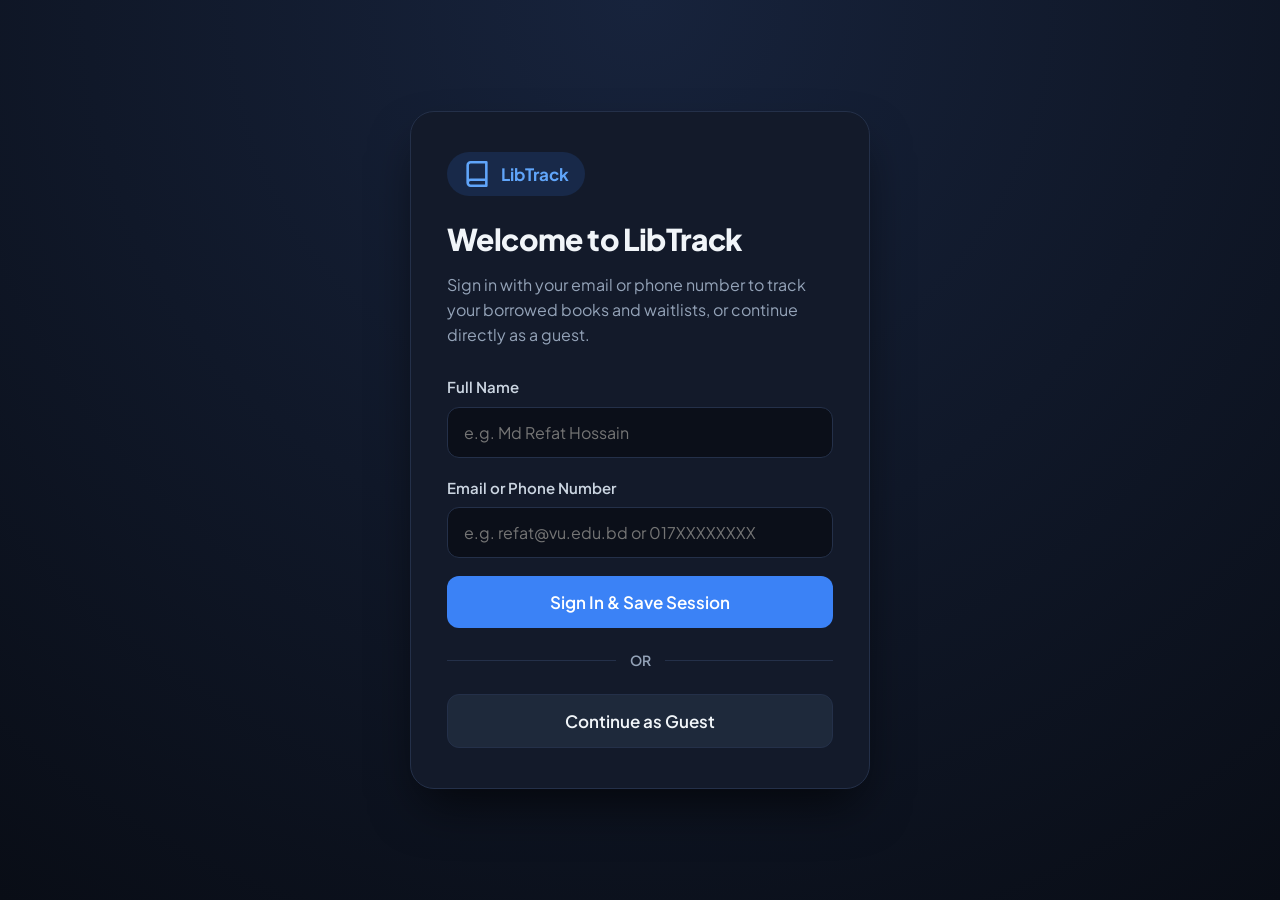
<file: index.html>
<!DOCTYPE html>
<html lang="en">
<head>
  <meta charset="UTF-8" />
  <meta name="viewport" content="width=device-width, initial-scale=1.0" />
  <meta name="theme-color" content="#0b0f19" />
  <title>LibTrack — Smart Library System</title>
  <link rel="manifest" href="manifest.json" />
  <link rel="icon" type="image/svg+xml" href="icon.svg" />
  <link rel="apple-touch-icon" href="icon.svg" />
  <link rel="preconnect" href="https://fonts.googleapis.com">
  <link rel="preconnect" href="https://fonts.gstatic.com" crossorigin>
  <link href="https://fonts.googleapis.com/css2?family=Plus+Jakarta+Sans:wght@400;500;600;700;800&display=swap" rel="stylesheet">
  <link rel="stylesheet" href="style.css" />
</head>
<body>

  <div id="authScreen" class="auth-overlay hidden">
    <div class="auth-card">
      <div class="brand-badge">
        <svg width="28" height="28" viewBox="0 0 24 24" fill="none" stroke="currentColor" stroke-width="2.2" stroke-linecap="round" stroke-linejoin="round"><path d="M4 19.5v-15A2.5 2.5 0 0 1 6.5 2H20v20H6.5a2.5 2.5 0 0 1 0-5H20"/></svg>
        <span>LibTrack</span>
      </div>
      <h1>Welcome to LibTrack</h1>
      <p class="auth-subtitle">Sign in with your email or phone number to track your borrowed books and waitlists, or continue directly as a guest.</p>

      <form id="loginForm" class="auth-form">
        <div class="input-group">
          <label for="userNameInput">Full Name</label>
          <input type="text" id="userNameInput" placeholder="e.g. Md Refat Hossain" required />
        </div>
        <div class="input-group">
          <label for="userContactInput">Email or Phone Number</label>
          <input type="text" id="userContactInput" placeholder="e.g. refat@vu.edu.bd or 017XXXXXXXX" required />
        </div>
        <button type="submit" class="btn btn-primary btn-lg">Sign In & Save Session</button>
      </form>

      <div class="divider"><span>OR</span></div>

      <button id="guestBtn" class="btn btn-secondary btn-lg">Continue as Guest</button>
    </div>
  </div>

  <div id="appShell" class="app-shell hidden">
    <header class="topbar">
      <div class="topbar-left">
        <div class="logo">
          <div class="logo-icon">
            <svg width="24" height="24" viewBox="0 0 24 24" fill="none" stroke="currentColor" stroke-width="2.3" stroke-linecap="round" stroke-linejoin="round"><path d="M4 19.5v-15A2.5 2.5 0 0 1 6.5 2H20v20H6.5a2.5 2.5 0 0 1 0-5H20"/></svg>
          </div>
          <div>
            <span class="logo-title">LibTrack</span>
            <span class="logo-tag">Departmental Catalog</span>
          </div>
        </div>
      </div>

      <div class="topbar-right">
        <button id="installAppBtn" class="btn btn-primary btn-sm hidden">Install App</button>
        <div class="user-pill" id="userProfileDisplay">
          <span class="status-dot"></span>
          <span id="displayUserName">Guest</span>
        </div>
        <button id="switchAccountBtn" class="btn btn-outline btn-sm" title="Switch User">Switch User</button>
      </div>
    </header>

    <main class="container">
      <section class="stats-grid">
        <div class="stat-card">
          <span class="stat-label">Total Catalog Books</span>
          <strong class="stat-value" id="statTotal">15</strong>
        </div>
        <div class="stat-card accent-green">
          <span class="stat-label">Available Now</span>
          <strong class="stat-value" id="statAvailable">15</strong>
        </div>
        <div class="stat-card accent-amber">
          <span class="stat-label">Currently Borrowed</span>
          <strong class="stat-value" id="statBorrowed">0</strong>
        </div>
        <div class="stat-card accent-blue">
          <span class="stat-label">Active Waitlists</span>
          <strong class="stat-value" id="statWaitlist">0</strong>
        </div>
      </section>

      <section class="controls-bar">
        <div class="search-box">
          <svg width="20" height="20" viewBox="0 0 24 24" fill="none" stroke="currentColor" stroke-width="2"><circle cx="11" cy="11" r="8"/><path d="m21 21-4.3-4.3"/></svg>
          <input type="text" id="searchInput" placeholder="Search by Book ID (e.g. 5), Title, or Author..." />
        </div>

        <div class="filter-tabs">
          <button class="tab-btn active" data-filter="all">All Books (15)</button>
          <button class="tab-btn" data-filter="available">Available</button>
          <button class="tab-btn" data-filter="borrowed">Borrowed</button>
          <button class="tab-btn" data-filter="mybooks">My Activity</button>
        </div>

        <button id="resetDemoBtn" class="btn btn-ghost btn-sm" title="Restore all 15 books to initial state">Reset Library</button>
      </section>

      <section id="booksGrid" class="books-grid"></section>
    </main>
  </div>

  <div id="toast" class="toast"></div>

  <script src="app.js"></script>
</body>
</html>
</file>
<file: style.css>
* { box-sizing: border-box; margin: 0; padding: 0; }
:root {
  --bg: #0b0f19; --surface: #131a2a; --surface-hover: #1a2338; --border: #243049;
  --text: #f1f5f9; --text-muted: #94a3b8; --primary: #3b82f6; --primary-hover: #2563eb;
  --green: #10b981; --green-bg: rgba(16, 185, 129, 0.14); --amber: #f59e0b;
  --amber-bg: rgba(245, 158, 11, 0.14); --purple: #8b5cf6; --radius: 16px;
}
body { font-family: 'Plus Jakarta Sans', -apple-system, BlinkMacSystemFont, sans-serif; background-color: var(--bg); color: var(--text); font-size: 16px; line-height: 1.55; min-height: 100vh; }
.hidden { display: none !important; }
.auth-overlay { position: fixed; inset: 0; background: radial-gradient(circle at top, #17233c 0%, #090d16 100%); display: flex; align-items: center; justify-content: center; padding: 24px; z-index: 100; }
.auth-card { width: 100%; max-width: 460px; background: var(--surface); border: 1px solid var(--border); border-radius: 24px; padding: 40px 36px; box-shadow: 0 25px 50px -12px rgba(0, 0, 0, 0.65); }
.brand-badge { display: inline-flex; align-items: center; gap: 10px; background: rgba(59, 130, 246, 0.15); color: #60a5fa; padding: 8px 16px; border-radius: 999px; font-weight: 700; font-size: 17px; margin-bottom: 20px; }
.auth-card h1 { font-size: 30px; font-weight: 800; letter-spacing: -0.02em; margin-bottom: 10px; }
.auth-subtitle { color: var(--text-muted); font-size: 16px; margin-bottom: 28px; }
.auth-form { display: flex; flex-direction: column; gap: 18px; }
.input-group { display: flex; flex-direction: column; gap: 8px; }
.input-group label { font-size: 15px; font-weight: 600; color: #cbd5e1; }
.input-group input { width: 100%; padding: 14px 16px; font-size: 16px; font-family: inherit; color: var(--text); background: #0b0f19; border: 1.5px solid var(--border); border-radius: 12px; outline: none; transition: border-color 0.2s; }
.input-group input:focus { border-color: var(--primary); }
.divider { display: flex; align-items: center; text-align: center; margin: 22px 0; color: var(--text-muted); font-size: 14px; font-weight: 600; }
.divider::before, .divider::after { content: ''; flex: 1; border-bottom: 1px solid var(--border); }
.divider span { padding: 0 14px; }
.btn { display: inline-flex; align-items: center; justify-content: center; gap: 8px; font-family: inherit; font-weight: 600; font-size: 16px; border-radius: 12px; border: none; cursor: pointer; transition: all 0.18s ease; }
.btn-lg { width: 100%; padding: 15px 20px; font-size: 17px; }
.btn-sm { padding: 9px 15px; font-size: 14px; }
.btn-primary { background: var(--primary); color: #ffffff; }
.btn-primary:hover { background: var(--primary-hover); transform: translateY(-1px); }
.btn-secondary { background: #1e293b; color: var(--text); border: 1px solid var(--border); }
.btn-secondary:hover { background: #283548; }
.btn-outline { background: transparent; color: #cbd5e1; border: 1px solid var(--border); }
.btn-outline:hover { background: var(--surface-hover); color: #fff; }
.btn-ghost { background: transparent; color: var(--text-muted); }
.btn-ghost:hover { color: #fff; background: rgba(255, 255, 255, 0.06); }
.topbar { position: sticky; top: 0; z-index: 40; background: rgba(11, 15, 25, 0.85); backdrop-filter: blur(12px); border-bottom: 1px solid var(--border); padding: 16px 32px; display: flex; align-items: center; justify-content: space-between; gap: 16px; }
.logo { display: flex; align-items: center; gap: 14px; }
.logo-icon { width: 44px; height: 44px; border-radius: 12px; background: linear-gradient(135deg, #3b82f6, #1d4ed8); display: flex; align-items: center; justify-content: center; color: white; }
.logo-title { display: block; font-size: 22px; font-weight: 800; letter-spacing: -0.02em; line-height: 1.1; }
.logo-tag { font-size: 13px; color: var(--text-muted); font-weight: 500; }
.topbar-right { display: flex; align-items: center; gap: 14px; flex-wrap: wrap; }
.user-pill { display: flex; align-items: center; gap: 9px; background: var(--surface); border: 1px solid var(--border); padding: 8px 16px; border-radius: 999px; font-size: 15px; font-weight: 600; }
.status-dot { width: 9px; height: 9px; border-radius: 50%; background: var(--green); }
.container { max-width: 1260px; margin: 0 auto; padding: 32px 24px 64px; }
.stats-grid { display: grid; grid-template-columns: repeat(auto-fit, minmax(220px, 1fr)); gap: 18px; margin-bottom: 28px; }
.stat-card { background: var(--surface); border: 1px solid var(--border); border-radius: var(--radius); padding: 22px 24px; display: flex; flex-direction: column; gap: 6px; }
.stat-label { font-size: 15px; color: var(--text-muted); font-weight: 600; }
.stat-value { font-size: 34px; font-weight: 800; line-height: 1.1; }
.accent-green .stat-value { color: var(--green); }
.accent-amber .stat-value { color: var(--amber); }
.accent-blue .stat-value { color: #60a5fa; }
.controls-bar { display: flex; flex-wrap: wrap; align-items: center; justify-content: space-between; gap: 16px; margin-bottom: 28px; }
.search-box { flex: 1 1 320px; position: relative; display: flex; align-items: center; }
.search-box svg { position: absolute; left: 16px; color: var(--text-muted); }
.search-box input { width: 100%; padding: 14px 16px 14px 46px; font-size: 16px; font-family: inherit; background: var(--surface); border: 1.5px solid var(--border); border-radius: 14px; color: var(--text); outline: none; }
.search-box input:focus { border-color: var(--primary); }
.filter-tabs { display: flex; flex-wrap: wrap; gap: 8px; }
.tab-btn { background: var(--surface); color: var(--text-muted); border: 1px solid var(--border); padding: 11px 18px; border-radius: 12px; font-family: inherit; font-size: 15px; font-weight: 600; cursor: pointer; transition: all 0.15s; }
.tab-btn:hover { color: #fff; background: var(--surface-hover); }
.tab-btn.active { background: var(--primary); color: #fff; border-color: var(--primary); }
.books-grid { display: grid; grid-template-columns: repeat(auto-fill, minmax(340px, 1fr)); gap: 20px; }
.book-card { background: var(--surface); border: 1px solid var(--border); border-radius: 18px; padding: 24px; display: flex; flex-direction: column; justify-content: space-between; gap: 20px; transition: transform 0.2s, border-color 0.2s; }
.book-card:hover { transform: translateY(-3px); border-color: #364769; }
.card-top { display: flex; align-items: center; justify-content: space-between; gap: 12px; margin-bottom: 12px; }
.book-id { font-size: 14px; font-weight: 700; color: #93c5fd; background: rgba(59, 130, 246, 0.14); padding: 4px 12px; border-radius: 8px; }
.badge { font-size: 13px; font-weight: 700; padding: 5px 12px; border-radius: 999px; }
.badge-available { background: var(--green-bg); color: #34d399; }
.badge-borrowed { background: var(--amber-bg); color: #fbbf24; }
.book-title { font-size: 20px; font-weight: 700; line-height: 1.35; color: #f8fafc; margin-bottom: 6px; }
.book-author { font-size: 15px; color: var(--text-muted); font-weight: 500; }
.borrow-meta { margin-top: 14px; padding: 12px 14px; background: #0e1422; border-radius: 12px; border: 1px solid #1e293b; font-size: 14px; color: #cbd5e1; }
.borrow-meta strong { color: #fff; }
.waitlist-tag { margin-top: 6px; color: #c4b5fd; font-weight: 600; font-size: 13.5px; }
.card-actions { display: flex; gap: 10px; }
.card-actions .btn { width: 100%; padding: 13px 16px; font-size: 16px; }
.btn-borrow { background: var(--primary); color: #fff; }
.btn-borrow:hover { background: var(--primary-hover); }
.btn-return { background: var(--green); color: #052e16; font-weight: 700; }
.btn-return:hover { background: #059669; color: #fff; }
.btn-waitlist { background: var(--purple); color: #fff; }
.btn-waitlist:hover { background: #7c3aed; }
.btn-disabled { background: #1e293b; color: #94a3b8; cursor: default; }
.toast { position: fixed; bottom: 28px; right: 28px; background: #1e293b; color: #f8fafc; border: 1px solid #334155; padding: 15px 22px; border-radius: 14px; font-size: 15px; font-weight: 600; box-shadow: 0 20px 35px rgba(0, 0, 0, 0.5); transform: translateY(120%); opacity: 0; transition: all 0.25s ease; z-index: 200; }
.toast.show { transform: translateY(0); opacity: 1; }
@media (max-width: 640px) { .topbar { padding: 14px 18px; } .auth-card { padding: 28px 22px; } .books-grid { grid-template-columns: 1fr; } }
</file>
